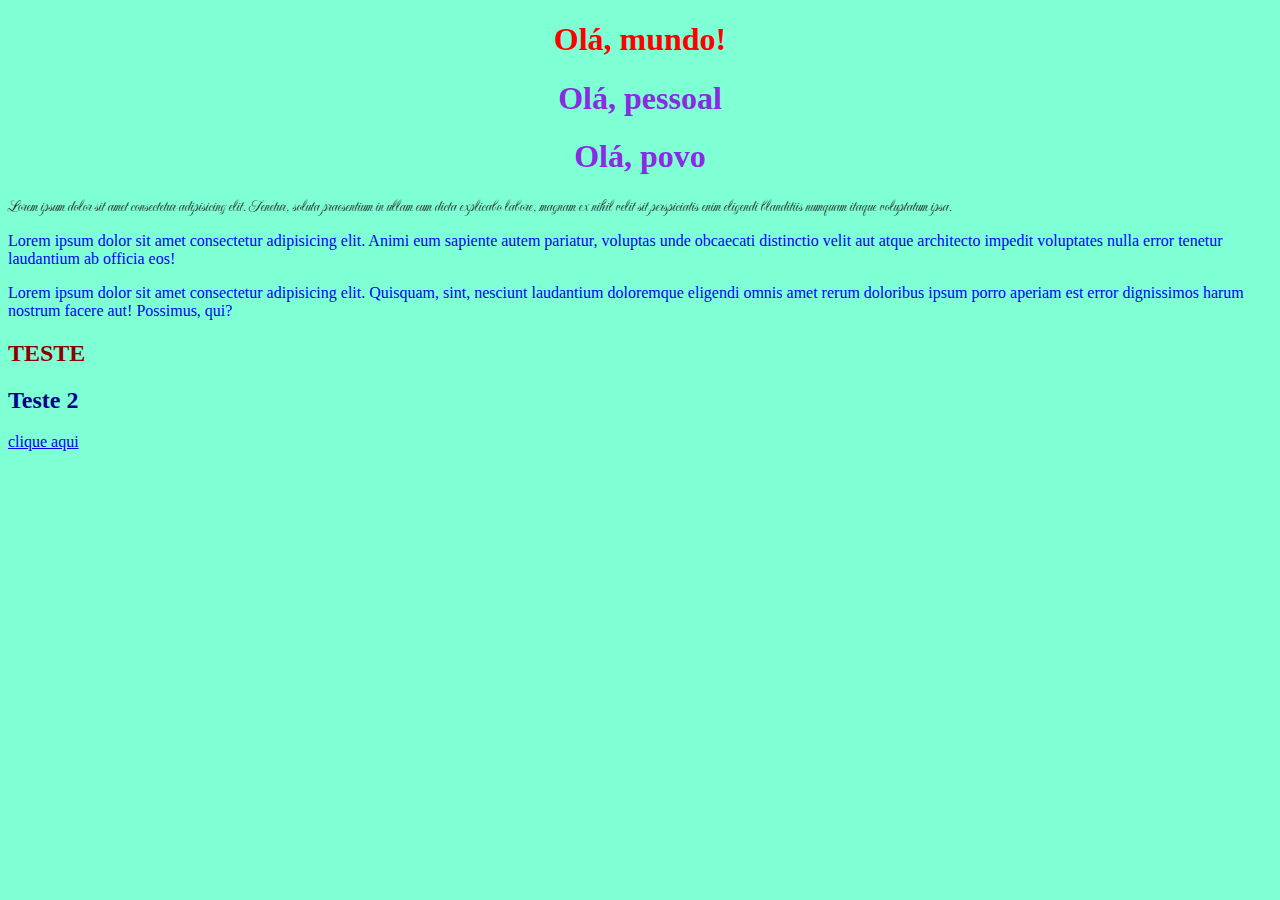
<file: Prática-CSS/index.html>
<!DOCTYPE html>
<html lang="pt-BR">

<head>
    <meta charset="UTF-8">
    <meta name="viewport" content="width=device-width, initial-scale=1.0">
    <link rel="stylesheet" href="style.css">
    <title>Introdução à CSS</title>
    <style>
        h1 {
            color:blueviolet;
        }
    </style>
</head>
<body>
    <h1 style="color:red">Olá, mundo!</h1>
    <h1>Olá, pessoal</h1>
    <h1>Olá, povo</h1>

    <p>Lorem ipsum dolor sit amet consectetur adipisicing elit. Tenetur, soluta praesentium in ullam eum dicta explicabo labore, magnam ex nihil velit sit perspiciatis enim eligendi blanditiis numquam itaque voluptatum ipsa.</p>

    <p class="paragrafoDiferente">Lorem ipsum dolor sit amet consectetur adipisicing elit. Animi eum sapiente autem pariatur, voluptas unde obcaecati distinctio velit aut atque architecto impedit voluptates nulla error tenetur laudantium ab officia eos!</p>

    <p class="paragrafoDiferente">Lorem ipsum dolor sit amet consectetur adipisicing elit. Quisquam, sint, nesciunt laudantium doloremque eligendi omnis amet rerum doloribus ipsum porro aperiam est error dignissimos harum nostrum facere aut! Possimus, qui?</p>

    <h2 id="tituloTeste">TESTE</h2>
    <h2>Teste 2</h2>

    <a href="https://fonts.google.com/?categoryFilters=Feeling:%2FExpressive%2FFancy">clique aqui</a>
</body>
</html>
</file>
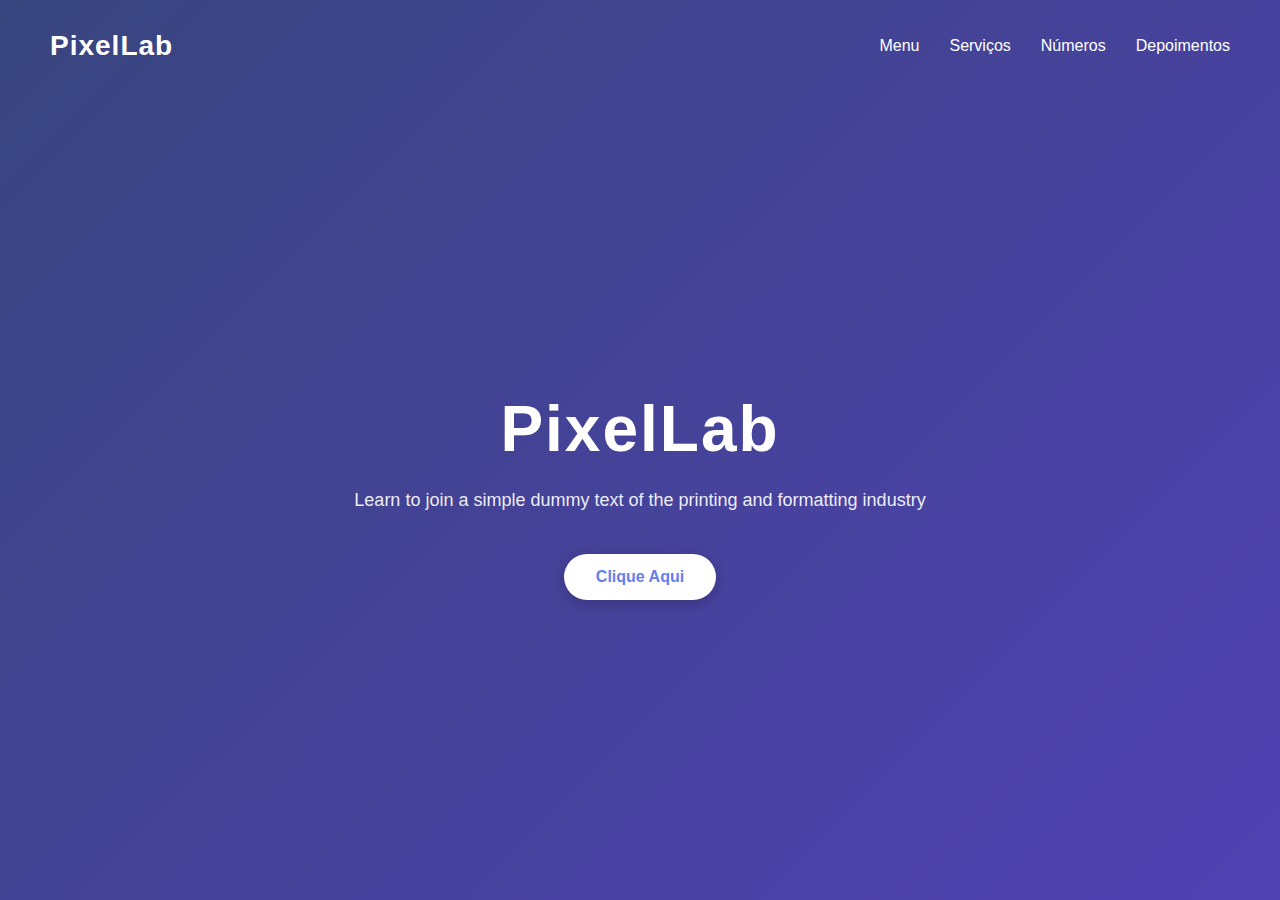
<file: PixelLab.html>
<!DOCTYPE html>
<html lang="pt-BR">

<head>
    <meta charset="UTF-8">
    <meta name="viewport" content="width=device-width, initial-scale=1.0">
    <link rel="stylesheet" href="style3.css">
    <title>PixelLab</title>
</head>

<body>
    <div class="banner">
        <header class="header">
            <div class="logo">PixelLab</div>
            <nav class="menu">
                <a href="#">Menu</a>
                <a href="#">Serviços</a>
                <a href="#">Números</a>
                <a href="#">Depoimentos</a>
            </nav>
        </header>

        <main class="content">
            <h1 class="main-title" style="text-align: center;">PixelLab</h1>
            <p class="description">Learn to join a simple dummy text of the printing and formatting industry</p>
            <a href="#" class="cta-button">Clique Aqui</a>
        </main>
    </div>
</body>

</html>
</file>
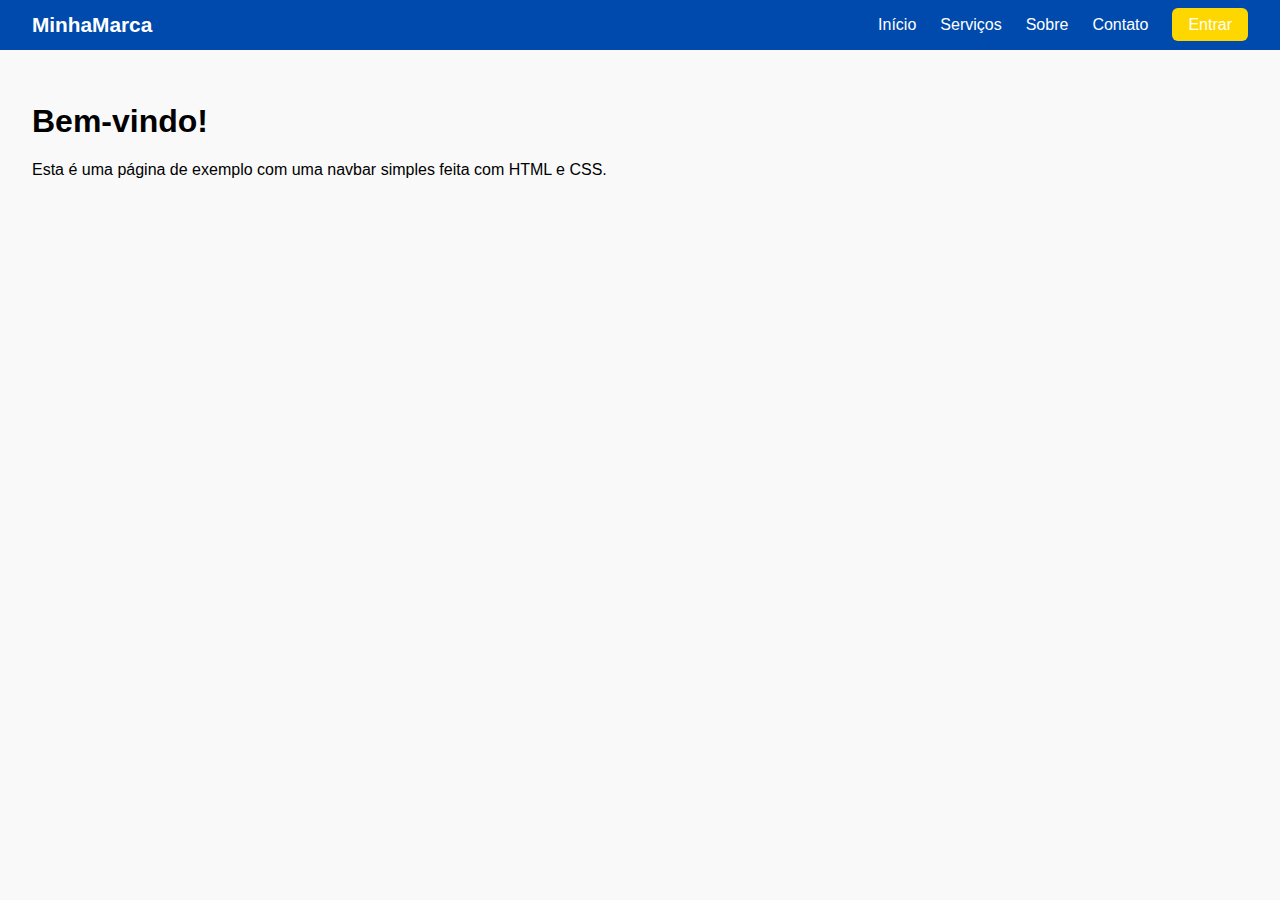
<file: Prática-CSS/index4.html>
<!DOCTYPE html>
<html lang="pt-BR">
<head>
  <meta charset="utf-8" />
  <meta name="viewport" content="width=device-width, initial-scale=1.0" />
  <title>Navbar Simples</title>
  <style>
    body {
      margin: 0;
      font-family: Arial, Helvetica, sans-serif;
      background-color: #f9f9f9;
    }

    /* Navbar */
    .navbar {
      display: flex;
      justify-content: space-between;
      align-items: center;
      background-color: #004aad;
      padding: 0.8rem 2rem;
    }

    /* Logo ou nome */
    .logo {
      color: #fff;
      font-size: 1.3rem;
      font-weight: bold;
      text-decoration: none;
    }

    /* Links */
    .nav-links {
      display: flex;
      list-style: none;
      gap: 1.5rem;
      margin: 0;
      padding: 0;
    }

    .nav-links a {
      text-decoration: none;
      color: #fff;
      font-weight: 500;
      transition: color 0.3s;
    }

    .nav-links a:hover {
      color: #ffd700;
    }

    /* Botão opcional (chamada para ação) */
    .btn {
      background-color: #ffd700;
      color: #004aad;
      padding: 0.5rem 1rem;
      border-radius: 6px;
      text-decoration: none;
      font-weight: bold;
      transition: background 0.3s;
    }

    .btn:hover {
      background-color: #e6c200;
    }
  </style>
</head>
<body>

  <header class="navbar">
    <a href="#" class="logo">MinhaMarca</a>
    <ul class="nav-links">
      <li><a href="#">Início</a></li>
      <li><a href="#">Serviços</a></li>
      <li><a href="#">Sobre</a></li>
      <li><a href="#">Contato</a></li>
      <li><a href="#" class="btn">Entrar</a></li>
    </ul>
  </header>

  <main style="padding: 2rem;">
    <h1>Bem-vindo!</h1>
    <p>Esta é uma página de exemplo com uma navbar simples feita com HTML e CSS.</p>
  </main>

</body>
</html>
</file>
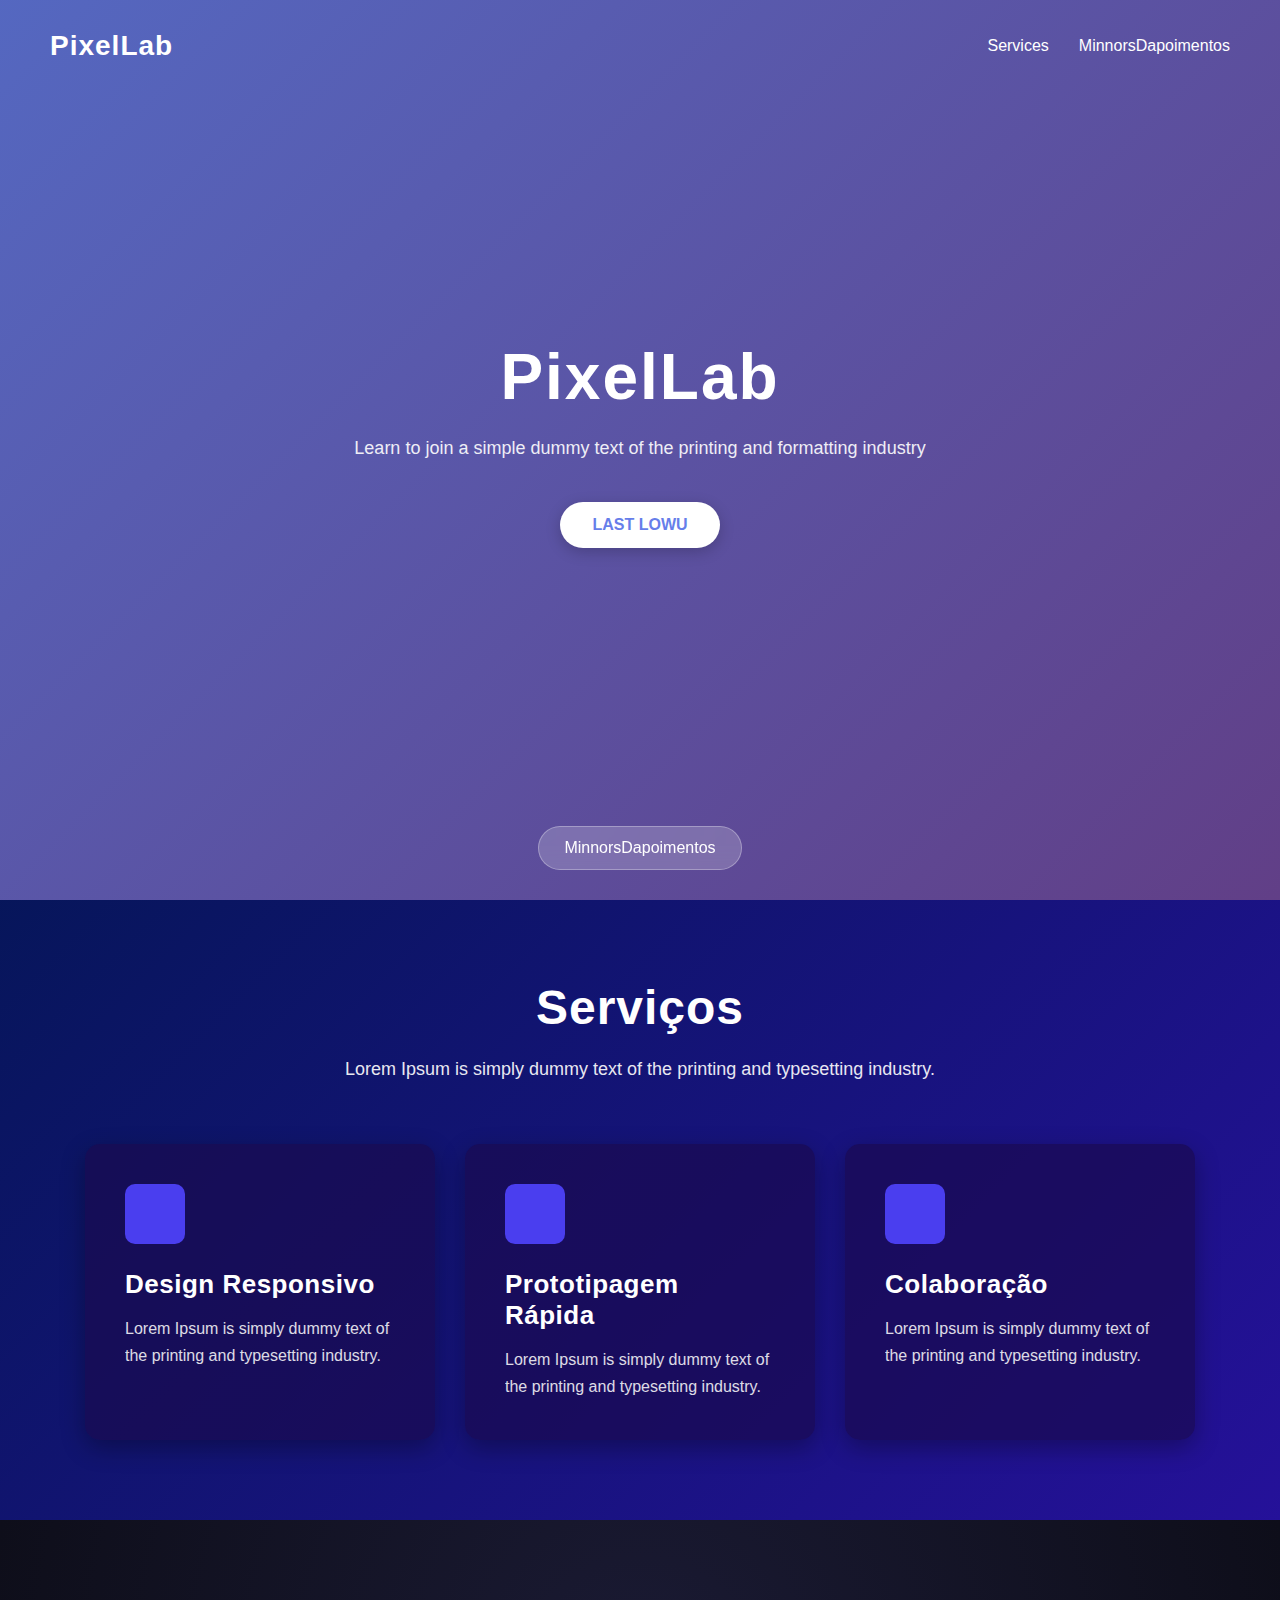
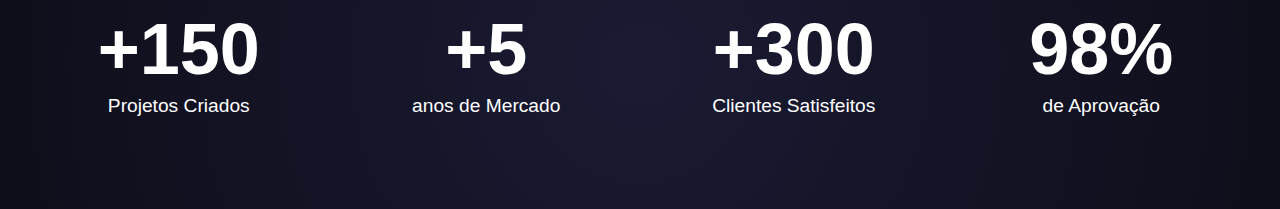
<file: Prática-CSS/index5.html>
<!DOCTYPE html>
<html lang="pt-BR">

<head>
    <meta charset="UTF-8">
    <meta name="viewport" content="width=device-width, initial-scale=1.0">
    <title>PixelLab - Banner Principal</title>
    <style>
        * {
            margin: 0;
            padding: 0;
            box-sizing: border-box;
            font-family: 'Segoe UI', Tahoma, Geneva, Verdana, sans-serif;
        }

        body {
            margin: 0;
            font-family: 'Segoe UI', Tahoma, Geneva, Verdana, sans-serif;
            /* Mantenha a sua fonte principal */
            background-color: #0e0e1a;
            /* Cor de fundo geral do corpo, um pouco mais escura que a seção */
            color: #ffffff;
            /* Cor de texto padrão para o corpo */
        }

        .banner {
            width: 100%;
            min-height: 100vh;
            background:
                linear-gradient(135deg, rgba(102, 126, 234, 0.8) 0%, rgba(118, 75, 162, 0.8) 100%),
                url('https://images.unsplash.com/photo-1550745165-9bc0b252726f?ixlib=rb-4.0.3&ixid=M3wxMjA3fDB8MHxwaG90by1wYWdlfHx8fGVufDB8fHx8fA%3D%3D&auto=format&fit=crop&w=2070&q=80');
            background-size: cover;
            background-position: center;
            display: flex;
            flex-direction: column;
            color: white;
            position: relative;
            overflow: hidden;
        }

        .header {
            display: flex;
            justify-content: space-between;
            align-items: center;
            padding: 30px 50px;
            z-index: 2;
        }

        .logo {
            font-size: 28px;
            font-weight: 700;
            letter-spacing: 1px;
        }

        nav {
            display: flex;
            gap: 30px;
        }

        nav a {
            color: white;
            text-decoration: none;
            font-weight: 500;
            position: relative;
            padding: 5px 0;
        }

        nav a::after {
            content: '';
            position: absolute;
            bottom: 0;
            left: 0;
            width: 0;
            height: 2px;
            background: white;
            transition: width 0.3s ease;
        }

        nav a:hover::after {
            width: 100%;
        }

        .content {
            flex: 1;
            display: flex;
            flex-direction: column;
            justify-content: center;
            align-items: center;
            text-align: center;
            padding: 0 20px;
            z-index: 2;
        }

        .main-title {
            font-size: 64px;
            font-weight: 700;
            margin-bottom: 20px;
            letter-spacing: 2px;
        }

        .description {
            max-width: 600px;
            font-size: 18px;
            line-height: 1.6;
            margin-bottom: 40px;
            opacity: 0.9;
        }

        .cta-button {
            display: inline-block;
            background: white;
            color: #667eea;
            padding: 14px 32px;
            border-radius: 30px;
            font-weight: 600;
            text-decoration: none;
            transition: transform 0.3s ease, box-shadow 0.3s ease;
            box-shadow: 0 4px 15px rgba(0, 0, 0, 0.2);
        }

        .cta-button:hover {
            transform: translateY(-3px);
            box-shadow: 0 6px 20px rgba(0, 0, 0, 0.3);
        }

        .testimonials {
            display: flex;
            justify-content: center;
            padding: 30px 0;
            z-index: 2;
        }

        .testimonial-tag {
            background: rgba(255, 255, 255, 0.2);
            padding: 12px 25px;
            border-radius: 30px;
            font-weight: 500;
            backdrop-filter: blur(10px);
            border: 1px solid rgba(255, 255, 255, 0.3);
        }

        @media (max-width: 768px) {
            .header {
                flex-direction: column;
                gap: 20px;
            }

            .main-title {
                font-size: 48px;
            }

            .description {
                font-size: 16px;
            }

            nav {
                flex-direction: column;
                gap: 15px;
                text-align: center;
            }
        }

        /* NOVOS ESTILOS PARA A SEÇÃO DE SERVIÇOS */
        .services-section {
            width: 100%;
            padding: 80px 20px;
            /* Mais padding para cima e para baixo */
            background: linear-gradient(135deg, rgba(6, 22, 94, 0.95) 0%, rgba(38, 17, 160, 0.95) 100%);
            /* Um pouco mais escuro/opaco ou o mesmo gradiente */
            color: white;
            text-align: center;
        }

        .services-container {
            max-width: 1200px;
            margin: 0 auto;
        }

        .section-title {
            font-size: 48px;
            font-weight: 700;
            margin-bottom: 20px;
            letter-spacing: 1px;
        }

        .section-description {
            max-width: 700px;
            margin: 0 auto 60px auto;
            /* Espaçamento abaixo da descrição */
            font-size: 18px;
            line-height: 1.6;
            opacity: 0.9;
        }

        .services-cards-wrapper {
            display: flex;
            justify-content: center;
            gap: 30px;
            /* Espaço entre os cards */
            flex-wrap: wrap;
            /* Permite que os cards quebrem para a próxima linha em telas menores */
        }

        .service-card {
            background-color: rgba(25, 10, 80, 0.7);
            /* Cor de fundo dos cards, um pouco mais escura que o fundo principal */
            border-radius: 15px;
            padding: 40px;
            flex: 1 1 300px;
            /* Flexível, com largura base de 300px */
            max-width: 350px;
            /* Largura máxima para os cards */
            text-align: left;
            /* Conteúdo interno alinhado à esquerda */
            box-shadow: 0 8px 25px rgba(0, 0, 0, 0.3);
            transition: transform 0.3s ease, box-shadow 0.3s ease;
        }

        .service-card:hover {
            transform: translateY(-10px);
            box-shadow: 0 15px 35px rgba(0, 0, 0, 0.4);
        }

        .icon-wrapper {
            background-color: #4a3eef;
            /* Azul para o quadrado do ícone */
            width: 60px;
            height: 60px;
            border-radius: 10px;
            /* Borda arredondada para o quadrado do ícone */
            display: flex;
            justify-content: center;
            align-items: center;
            margin-bottom: 25px;
        }

        .icon-wrapper i {
            font-size: 28px;
            color: white;
        }

        .service-card h3 {
            font-size: 26px;
            font-weight: 600;
            margin-bottom: 15px;
            letter-spacing: 0.5px;
        }

        .service-card p {
            font-size: 16px;
            line-height: 1.7;
            opacity: 0.85;
        }

        /* Responsividade para a seção de serviços */
        @media (max-width: 992px) {
            .section-title {
                font-size: 40px;
            }

            .section-description {
                font-size: 16px;
                margin-bottom: 40px auto;
            }

            .service-card {
                flex: 1 1 45%;
                /* Duas colunas em telas médias */
            }

            .services-cards-wrapper {
                gap: 25px;
            }
        }

        @media (max-width: 768px) {
            .services-section {
                padding: 60px 15px;
            }

            .section-title {
                font-size: 36px;
            }

            .section-description {
                font-size: 15px;
                margin-bottom: 30px auto;
            }

            .service-card {
                flex: 1 1 100%;
                /* Uma coluna em telas pequenas */
                max-width: 400px;
                /* Limita a largura do card mesmo em coluna única */
                margin: 0 auto;
                /* Centraliza o card */
            }

            .services-cards-wrapper {
                gap: 20px;
            }

            .service-card h3 {
                font-size: 22px;
            }

            .service-card p {
                font-size: 15px;
            }
        }

        /* NOVOS ESTILOS PARA A SEÇÃO DE ESTATÍSTICAS */
        .stats-section {
            background-color: #131427;
            /* Cor de fundo da seção (azul escuro/roxo) */
            padding: 80px 20px;
            /* Preenchimento vertical e horizontal */
            text-align: center;
            /* Centraliza o texto dentro da seção */
            color: #ffffff;
            /* Cor do texto dentro da seção */
            /* Adicionando um pequeno gradiente ou sombra para simular o efeito do anexo */
            background: radial-gradient(circle at center, #1a1a33 0%, #0e0e1a 100%);
        }

        .stats-container {
            max-width: 1200px;
            /* Largura máxima do container para não esticar demais */
            margin: 0 auto;
            /* Centraliza o container horizontalmente */
            display: flex;
            /* Habilita Flexbox para organizar os itens */
            flex-wrap: wrap;
            /* Permite que os itens quebrem para a próxima linha em telas menores */
            justify-content: space-around;
            /* Distribui os itens com espaço ao redor */
            align-items: flex-start;
            /* Alinha os itens ao topo, mas os números já são grandes o suficiente */
            gap: 30px;
            /* Espaço entre os itens */
        }

        .stat-item {
            flex: 1;
            /* Permite que os itens cresçam e encolham */
            min-width: 200px;
            /* Largura mínima para cada item antes de quebrar a linha */
            text-align: center;
            /* Centraliza o texto dentro de cada item */
            padding: 10px;
            /* Preenchimento interno para cada item */
        }

        .stat-number {
            font-size: 4.5em;
            /* Tamanho grande para os números */
            font-weight: 700;
            /* Negrito para os números */
            line-height: 1.1;
            /* Ajusta a altura da linha */
            margin-bottom: 5px;
            /* Espaço entre o número e a descrição */
            color: #ffffff;
            /* Garante que os números são brancos */
            /* Se você quiser usar a fonte Montserrat aqui, adicione: */
            /* font-family: 'Montserrat', sans-serif; */
        }

        .stat-description {
            font-size: 1.2em;
            /* Tamanho menor para a descrição */
            font-weight: 400;
            /* Normal para a descrição */
            line-height: 1.3;
            /* Ajusta a altura da linha */
            color: #ffffff;
            /* Garante que as descrições são brancas */
            margin-top: 0;
            /* Remove margem superior padrão do parágrafo */
            /* Se você quiser usar a fonte Montserrat aqui, adicione: */
            /* font-family: 'Montserrat', sans-serif; */
        }

        /* Media Queries para Responsividade */
        @media (max-width: 768px) {
            .stats-section {
                padding: 60px 15px;
                /* Ajusta o padding em telas médias */
            }

            .stat-item {
                min-width: 45%;
                /* Em telas médias, 2 itens por linha */
            }

            .stat-number {
                font-size: 3.5em;
                /* Reduz o tamanho da fonte dos números */
            }

            .stat-description {
                font-size: 1em;
                /* Reduz o tamanho da fonte da descrição */
            }
        }

        @media (max-width: 480px) {
            .stats-section {
                padding: 40px 10px;
                /* Ajusta o padding em telas pequenas */
            }

            .stats-container {
                flex-direction: column;
                /* Empilha os itens verticalmente em telas muito pequenas */
                gap: 40px;
                /* Aumenta o espaço entre os itens empilhados */
            }

            .stat-item {
                min-width: 100%;
                /* Cada item ocupa 100% da largura */
            }

            .stat-number {
                font-size: 3em;
                /* Mais redução no tamanho da fonte dos números */
            }

            .stat-description {
                font-size: 0.9em;
                /* Mais redução no tamanho da fonte da descrição */
            }
        }
    </style>
</head>

<body>
    <div class="banner">
        <header class="header">
            <div class="logo">PixelLab</div>
            <nav>
                <a href="#">Services</a>
                <a href="#">MinnorsDapoimentos</a>
            </nav>
        </header>

        <main class="content">
            <h1 class="main-title">PixelLab</h1>
            <p class="description">Learn to join a simple dummy text of the printing and formatting industry</p>
            <a href="#" class="cta-button">LAST LOWU</a>
        </main>

        <footer class="testimonials">
            <div class="testimonial-tag">MinnorsDapoimentos</div>
        </footer>
    </div>

    <!-- NOVA SEÇÃO: SERVIÇOS -->
    <section class="services-section">
        <div class="services-container">
            <h2 class="section-title">Serviços</h2>
            <p class="section-description">Lorem Ipsum is simply dummy text of the printing and typesetting industry.
            </p>

            <div class="services-cards-wrapper">
                <div class="service-card">
                    <div class="icon-wrapper">
                        <i class="fas fa-rocket"></i>
                    </div>
                    <h3>Design Responsivo</h3>
                    <p>Lorem Ipsum is simply dummy text of the printing and typesetting industry.</p>
                </div>

                <div class="service-card">
                    <div class="icon-wrapper">
                        <i class="fas fa-file-alt"></i>
                    </div>
                    <h3>Prototipagem Rápida</h3>
                    <p>Lorem Ipsum is simply dummy text of the printing and typesetting industry.</p>
                </div>

                <div class="service-card">
                    <div class="icon-wrapper">
                        <i class="fas fa-users"></i>
                    </div>
                    <h3>Colaboração</h3>
                    <p>Lorem Ipsum is simply dummy text of the printing and typesetting industry.</p>
                </div>
            </div>
        </div>
    </section>

    <!-- NOVA SEÇÃO: ESTATÍSTICAS -->
    <section class="stats-section">
        <div class="stats-container">
            <div class="stat-item">
                <div class="stat-number">+150</div>
                <p class="stat-description">Projetos Criados</p>
            </div>
            <div class="stat-item">
                <div class="stat-number">+5</div>
                <p class="stat-description">anos de Mercado</p>
            </div>
            <div class="stat-item">
                <div class="stat-number">+300</div>
                <p class="stat-description">Clientes Satisfeitos</p>
            </div>
            <div class="stat-item">
                <div class="stat-number">98%</div>
                <p class="stat-description">de Aprovação</p>
            </div>
        </div>
    </section>
</body>

</html>
</file>
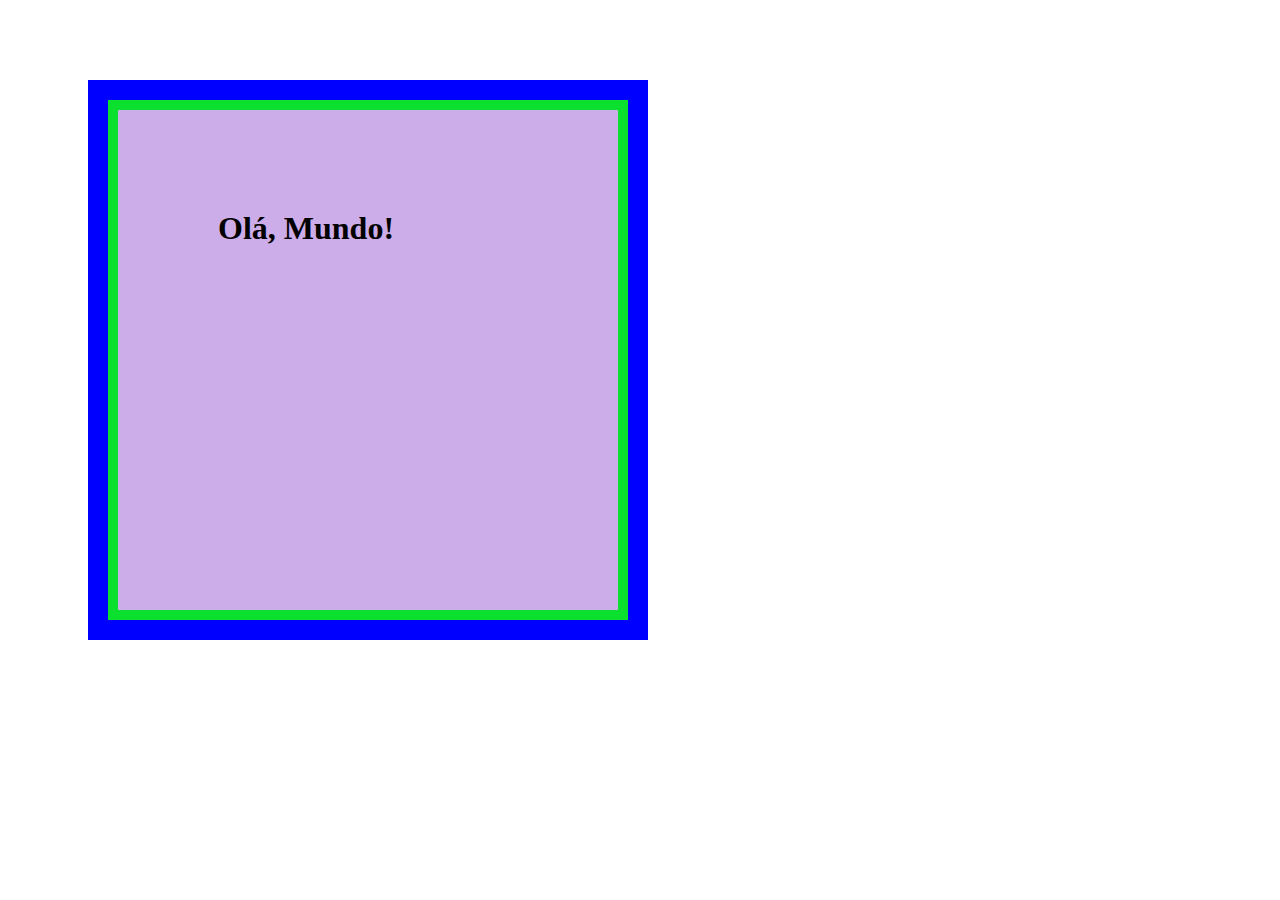
<file: Prática-CSS/index6.html>
<!DOCTYPE html>
<html lang="pt-BR">
<head>
    <meta charset="UTF-8">
    <meta name="viewport" content="width=device-width, initial-scale=1.0">
    <title>Prática</title>
    <style>
        h1 {
            width: 300px;
            height: 300px;
            background-color: rgb(204, 173, 234);
            border-width: 10px;
            border-style: solid;
            border-color: rgb(12, 224, 47);
            padding: 100px;
            outline-width: 20px;
            outline-style: solid;
            outline-color: blue;
            margin: 100px;
        }
    </style>
</head>
<body>
    <h1>Olá, Mundo!</h1>
</body>
</html>
</file>
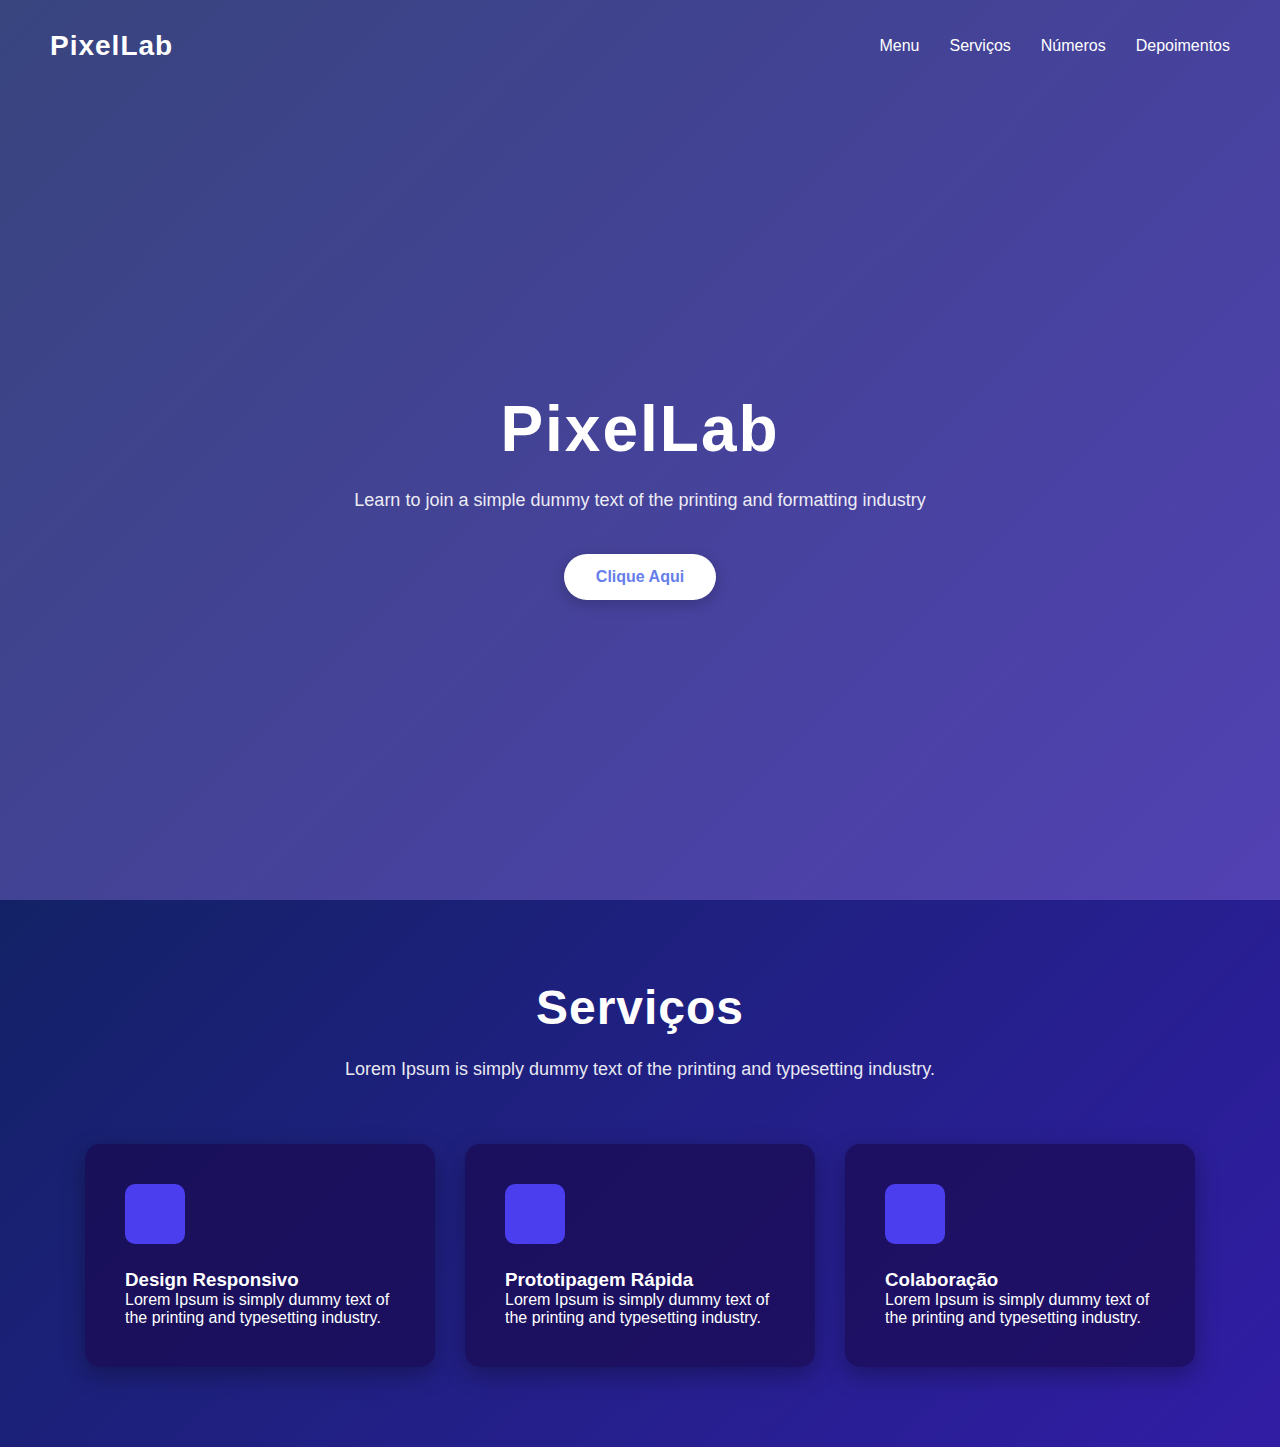
<file: Prática-CSS/PixelLab.html>
<!DOCTYPE html>
<html lang="pt-BR">

<head>
    <meta charset="UTF-8">
    <meta name="viewport" content="width=device-width, initial-scale=1.0">
    <link rel="stylesheet" href="style3.css">
    <title>PixelLab</title>
</head>

<body>
    <div class="banner">
        <header class="header">
            <div class="logo">PixelLab</div>
            <nav class="menu">
                <a href="#">Menu</a>
                <a href="#">Serviços</a>
                <a href="#">Números</a>
                <a href="#">Depoimentos</a>
            </nav>
        </header>

        <main class="content">
            <h1 class="main-title" style="text-align: center;">PixelLab</h1>
            <p class="description">Learn to join a simple dummy text of the printing and formatting industry</p>
            <a href="#" class="cta-button">Clique Aqui</a>
        </main>
    </div>

    <!-- NOVA SEÇÃO: SERVIÇOS -->
    <section class="services-section">
        <div class="services-container">
            <h2 class="section-title">Serviços</h2>
            <p class="section-description">Lorem Ipsum is simply dummy text of the printing and typesetting industry.
            </p>
        </div>

        <div class="services-cards-wrapper">
            <div class="service-card">
                <div class="icon-wrapper">
                    <i class="fas fa-rocket"></i>
                </div>
                <h3>Design Responsivo</h3>
                <p>Lorem Ipsum is simply dummy text of the printing and typesetting industry.</p>
            </div>

            <div class="service-card">
                <div class="icon-wrapper">
                    <i class="fas fa-file-alt"></i>
                </div>
                <h3>Prototipagem Rápida</h3>
                <p>Lorem Ipsum is simply dummy text of the printing and typesetting industry.</p>
            </div>

            <div class="service-card">
                <div class="icon-wrapper">
                    <i class="fas fa-users"></i>
                </div>
                <h3>Colaboração</h3>
                <p>Lorem Ipsum is simply dummy text of the printing and typesetting industry.</p>
            </div>
        </div>
    </section>
</body>

</html>
</file>
<file: Prática-CSS/style.css>
@charset 'UTF-8';
@import url('https://fonts.googleapis.com/css2?family=Imperial+Script&display=swap');

body {
    background-color: aquamarine;
}

h1 {
    text-align: center;
}

p {
    color: rgb(28, 23, 24);
    font-family: "Imperial Script", cursive;
    font-weight: 400;
    font-style: normal;
}

.paragrafoDiferente {
    color: blue;
    font-family: 'Times New Roman', Times, serif;
    
}

h2 {
    color: darkblue;
}

#tituloTeste {
    color: darkred;
}
</file>
<file: style3.css>
* {
    margin: 0;
    padding: 0;
    box-sizing: border-box;
    font-family: 'Segoe UI', Tahoma, Geneva, Verdana, sans-serif;
}

.banner {
    width: 100%;
    min-height: 100vh;
    background: 
        linear-gradient(135deg, rgba(6, 22, 94, 0.8) 0%, rgba(38, 17, 160, 0.8) 100%),
        url('https://images.unsplash.com/photo-1550745165-9bc0b252726f?ixlib=rb-4.0.3&ixid=M3wxMjA3fDB8MHxwaG90by1wYWdlfHx8fGVufDB8fHx8fA%3D%3D&auto=format&fit=crop&w=2070&q=80');
    background-size: cover;
    background-position: center;
    display: flex;
    flex-direction: column;
    color: white;
    position: relative;
    overflow: hidden;
}

.header {
    display: flex;
    justify-content: space-between;
    align-items: center;
    padding: 30px 50px;
    z-index: 2;
}

.logo {
    font-size: 28px;
    font-weight: 700;
    letter-spacing: 1px;
}

nav {
    display: flex;
    gap: 30px;
}

nav a {
    color: rgb(255, 255, 255);
    text-decoration: none;
    font-weight: 500;
    position: relative;
    padding: 5px 0;
}

nav a::after {
    content: '';
    position: absolute;
    bottom: 0;
    left: 0;
    width: 0;
    height: 2px;
    background: rgb(255, 255, 255);
    transition: width 0.3s ease;
}

nav a:hover::after {
    width: 100%;
}
.content {
    flex: 1;
    display: flex;
    flex-direction: column;
    justify-content: center;
    align-items: center;
    text-align: center;
    padding: 0 20px;
    z-index: 2;
}

.main-title {
    font-size: 64px;
    font-weight: 700;
    margin-bottom: 20px;
    letter-spacing: 2px;
}

.description {
    max-width: 600px;
    font-size: 18px;
    line-height: 1.6;
    margin-bottom: 40px;
    opacity: 0.9;
}

.cta-button {
    display: inline-block;
    background: white;
    color: #667eea;
    padding: 14px 32px;
    border-radius: 30px;
    font-weight: 600;
    text-decoration: none;
    transition: transform 0.3s ease, box-shadow 0.3s ease;
    box-shadow: 0 4px 15px rgba(0, 0, 0, 0.2);
}

.cta-button:hover {
    transform: translateY(-3px);
    box-shadow: 0 6px 20px rgba(0, 0, 0, 0.3);
}
</file>
<file: Prática-CSS/style3.css>
* {
    margin: 0;
    padding: 0;
    box-sizing: border-box;
    font-family: 'Segoe UI', Tahoma, Geneva, Verdana, sans-serif;
}


.banner {
    width: 100%;
    min-height: 100vh;
    background:
        linear-gradient(135deg, rgba(6, 22, 94, 0.8) 0%, rgba(38, 17, 160, 0.8) 100%),
        url('https://images.unsplash.com/photo-1550745165-9bc0b252726f?ixlib=rb-4.0.3&ixid=M3wxMjA3fDB8MHxwaG90by1wYWdlfHx8fGVufDB8fHx8fA%3D%3D&auto=format&fit=crop&w=2070&q=80');
    background-size: cover;
    background-position: center;
    display: flex;
    flex-direction: column;
    color: white;
    position: relative;
    overflow: hidden;
}

.header {
    display: flex;
    justify-content: space-between;
    align-items: center;
    padding: 30px 50px;
    z-index: 2;
}

.logo {
    font-size: 28px;
    font-weight: 700;
    letter-spacing: 1px;
}

nav {
    display: flex;
    gap: 30px;
}

nav a {
    color: rgb(255, 255, 255);
    text-decoration: none;
    font-weight: 500;
    position: relative;
    padding: 5px 0;
}

nav a::after {
    content: '';
    position: absolute;
    bottom: 0;
    left: 0;
    width: 0;
    height: 2px;
    background: rgb(255, 255, 255);
    transition: width 0.3s ease;
}

nav a:hover::after {
    width: 100%;
}

.content {
    flex: 1;
    display: flex;
    flex-direction: column;
    justify-content: center;
    align-items: center;
    text-align: center;
    padding: 0 20px;
    z-index: 2;
}

.main-title {
    font-size: 64px;
    font-weight: 700;
    margin-bottom: 20px;
    letter-spacing: 2px;
}

.description {
    max-width: 600px;
    font-size: 18px;
    line-height: 1.6;
    margin-bottom: 40px;
    opacity: 0.9;
}

.cta-button {
    display: inline-block;
    background: white;
    color: #667eea;
    padding: 14px 32px;
    border-radius: 30px;
    font-weight: 600;
    text-decoration: none;
    transition: transform 0.3s ease, box-shadow 0.3s ease;
    box-shadow: 0 4px 15px rgba(0, 0, 0, 0.2);
}

.cta-button:hover {
    transform: translateY(-3px);
    box-shadow: 0 6px 20px rgba(0, 0, 0, 0.3);
}

/* ESTILOS DA SEÇÃO DE SERVIÇOS */
.services-section {
    width: 100%;
    padding: 80px 20px;
    background: linear-gradient(135deg, rgba(6, 22, 94, 0.95) 0%, rgba(38, 17, 160, 0.95) 100%);
    color: white;
    text-align: center;
}

.services-container {
    max-width: 1200px;
    margin: 0 auto;
}

.section-title {
    font-size: 48px;
    font-weight: 700;
    margin-bottom: 20px;
    letter-spacing: 1px;
}

.section-description {
    max-width: 700px;
    margin: 0 auto 60px auto; 
    font-size: 18px;
    line-height: 1.6;
    opacity: 0.9;
}

.services-cards-wrapper {
    display: flex;
    justify-content: center;
    gap: 30px; /* Espaço entre os cards */
    flex-wrap: wrap; /* Permite que os cards quebrem para a próxima linha em telas menores */
}

.service-card {
    background-color: rgba(25, 10, 80, 0.7); /* Cor de fundo dos cards, um pouco mais escura que o fundo principal */
    border-radius: 15px;
    padding: 40px;
    flex: 1 1 300px; /* Flexível, com largura base de 300px */
    max-width: 350px; /* Largura máxima para os cards */
    text-align: left; /* Conteúdo interno alinhado à esquerda */
    box-shadow: 0 8px 25px rgba(0, 0, 0, 0.3);
    transition: transform 0.3s ease, box-shadow 0.3s ease;
}

.service-card:hover {
    transform: translateY(-10px);
    box-shadow: 0 15px 35px rgba(0, 0, 0, 0.4);
}

.icon-wrapper {
    background-color: #4a3eef;
    width: 60px;
    height: 60px;
    border-radius: 10px;
    display: flex;
    justify-content: center;
    align-items: center;
    margin-bottom: 25px;
}
</file>
